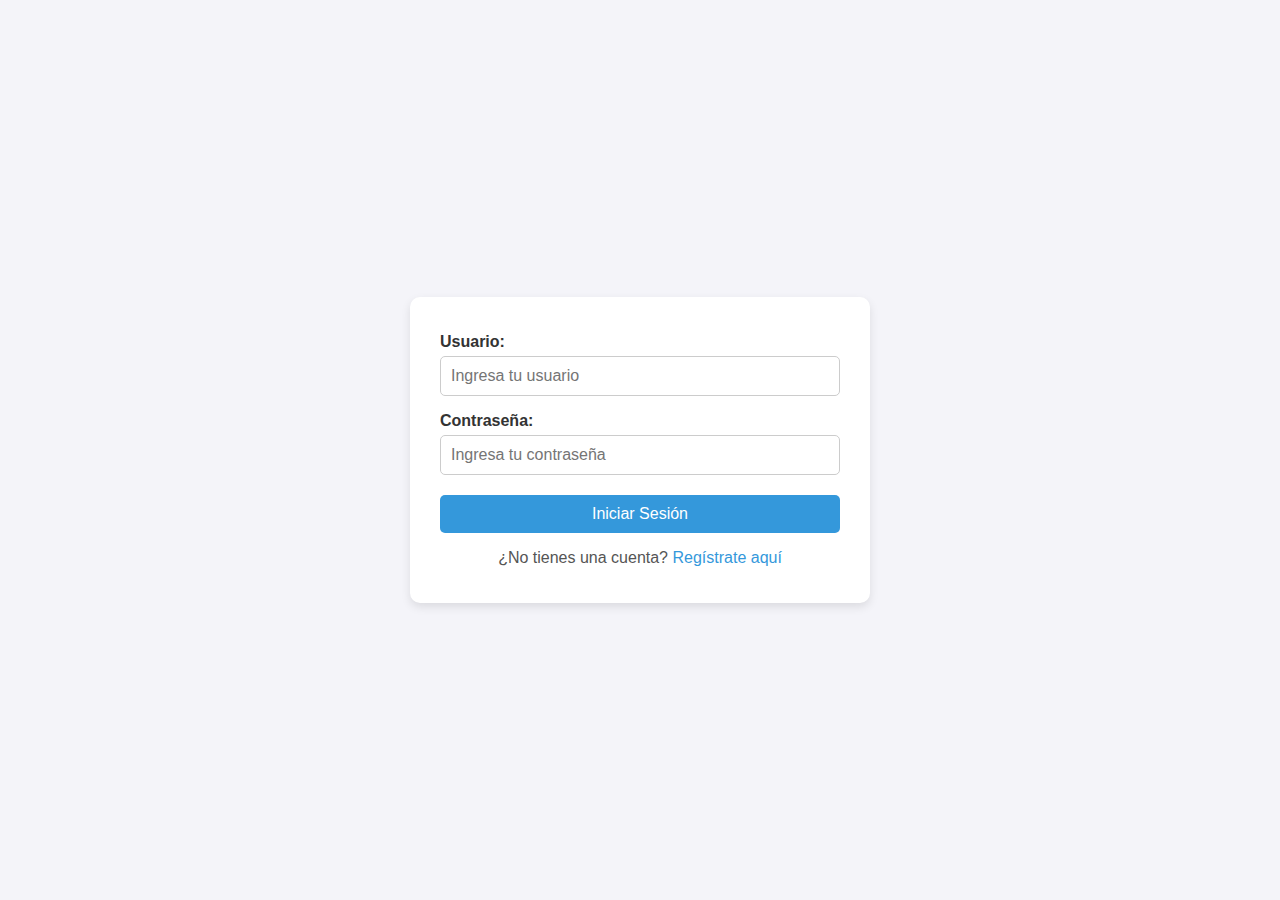
<file: index.html>
<!DOCTYPE html>
<html lang="es">
<head>
    <meta charset="UTF-8">
    <meta name="viewport" content="width=device-width, initial-scale=1.0">
    <title>Iniciar Sesión</title>
    <link rel="stylesheet" href="styles.css">
</head>
<body>
    <div class="form-container">
        

        <form action="login.php" method="POST">
            <label for="usuario">Usuario:</label>
            <input type="text" id="usuario" name="usuario" placeholder="Ingresa tu usuario" required>

            <label for="contrasena">Contraseña:</label>
            <input type="password" id="contrasena" name="contrasena" placeholder="Ingresa tu contraseña" required>

            <button type="submit" class="btn">Iniciar Sesión</button>
        </form>
        <p>¿No tienes una cuenta? <a href="formulario.html">Regístrate aquí</a></p>
    </div>
</body>
</html>
</file>
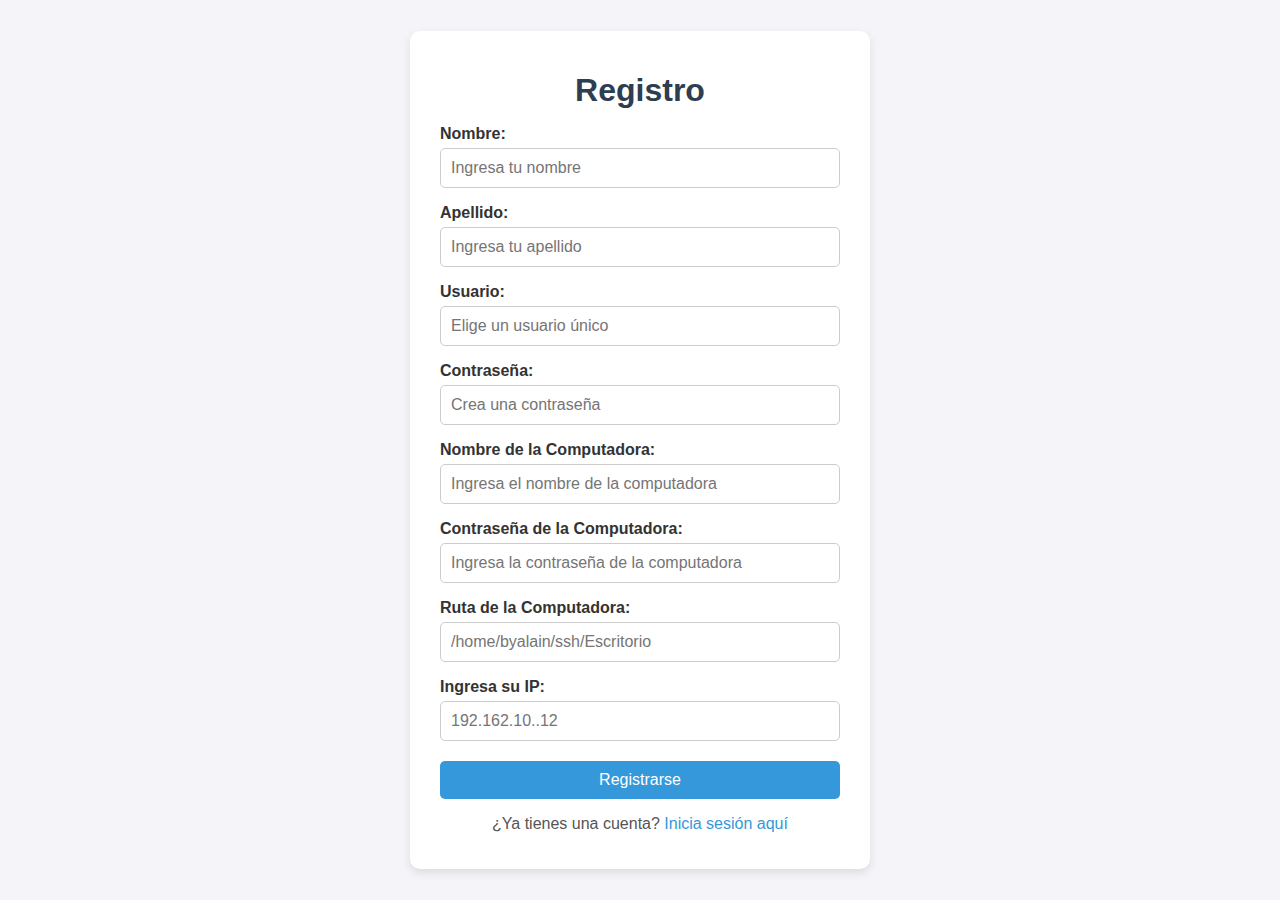
<file: formulario.html>
<!DOCTYPE html>
<html lang="es">
<head>
    <meta charset="UTF-8">
    <meta name="viewport" content="width=device-width, initial-scale=1.0">
    <title>Registro</title>
    <link rel="stylesheet" href="styles.css">
</head>
<body>
    <div class="form-container">
        <h1>Registro</h1>

        

        <form action="registrar.php" method="POST">
            <label for="nombre">Nombre:</label>
            <input type="text" id="nombre" name="nombre" placeholder="Ingresa tu nombre" required>

            <label for="apellido">Apellido:</label>
            <input type="text" id="apellido" name="apellido" placeholder="Ingresa tu apellido" required>

            <label for="usuario">Usuario:</label>
            <input type="text" id="usuario" name="usuario" placeholder="Elige un usuario único" required>

            <label for="contrasena">Contraseña:</label>
            <input type="password" id="contrasena" name="contrasena" placeholder="Crea una contraseña" required>

            <!-- Nuevos campos para la computadora -->
            <label for="nombreComputadora">Nombre de la Computadora:</label>
            <input type="text" id="nombreComputadora" name="nombreComputadora" placeholder="Ingresa el nombre de la computadora" required>

            <label for="contrasenaComputadora">Contraseña de la Computadora:</label>
            <input type="password" id="contrasenaComputadora" name="contrasenaComputadora" placeholder="Ingresa la contraseña de la computadora" required>

            <label for="carpetaComputadora">Ruta de la Computadora:</label>
            <input type="text" id="carpetaComputadora" name="carpetaComputadora" placeholder="/home/byalain/ssh/Escritorio" required>
            
            <label for="ipComputadora">Ingresa su IP:</label>
            <input type="text" id="ipComputadora" name="ipComputadora" placeholder="192.162.10..12">

            <button type="submit" class="btn">Registrarse</button>
        </form>

        <p>¿Ya tienes una cuenta? <a href="index.html">Inicia sesión aquí</a></p>
    </div>
</body>
</html>
</file>
<file: styles.css>
body {
    font-family: 'Arial', sans-serif;
    margin: 0;
    padding: 0;
    background-color: #f4f4f9;
    display: flex;
    justify-content: center;
    align-items: center;
    height: 100vh;
    color: #333;
}

.form-container {
    background: white;
    padding: 20px 30px;
    border-radius: 10px;
    box-shadow: 0 4px 10px rgba(0, 0, 0, 0.1);
    text-align: center;
    max-width: 400px;
    width: 100%;
}

h1 {
    font-size: 2rem;
    margin-bottom: 1rem;
    color: #2c3e50;
}

label {
    display: block;
    margin-top: 1rem;
    font-weight: bold;
    text-align: left;
}

input {
    width: 100%;
    padding: 10px;
    margin-top: 5px;
    border: 1px solid #ccc;
    border-radius: 5px;
    box-sizing: border-box;
    font-size: 1rem;
}

input:focus {
    outline: none;
    border-color: #3498db;
}

.btn {
    display: block;
    width: 100%;
    padding: 10px;
    margin-top: 20px;
    background-color: #3498db;
    color: white;
    border: none;
    border-radius: 5px;
    font-size: 1rem;
    cursor: pointer;
    transition: background-color 0.3s ease;
}

.btn:hover {
    background-color: #2980b9;
}

p {
    margin-top: 1rem;
    color: #555;
}

a {
    color: #3498db;
    text-decoration: none;
}

a:hover {
    text-decoration: underline;
}
.mensaje {
    padding: 10px;
    margin-bottom: 20px;
    border-radius: 5px;
    font-weight: bold;
}

.mensaje.success {
    background-color: #d4edda;
    color: #155724;
}

.mensaje.error {
    background-color: #f8d7da;
    color: #721c24;
}
</file>
